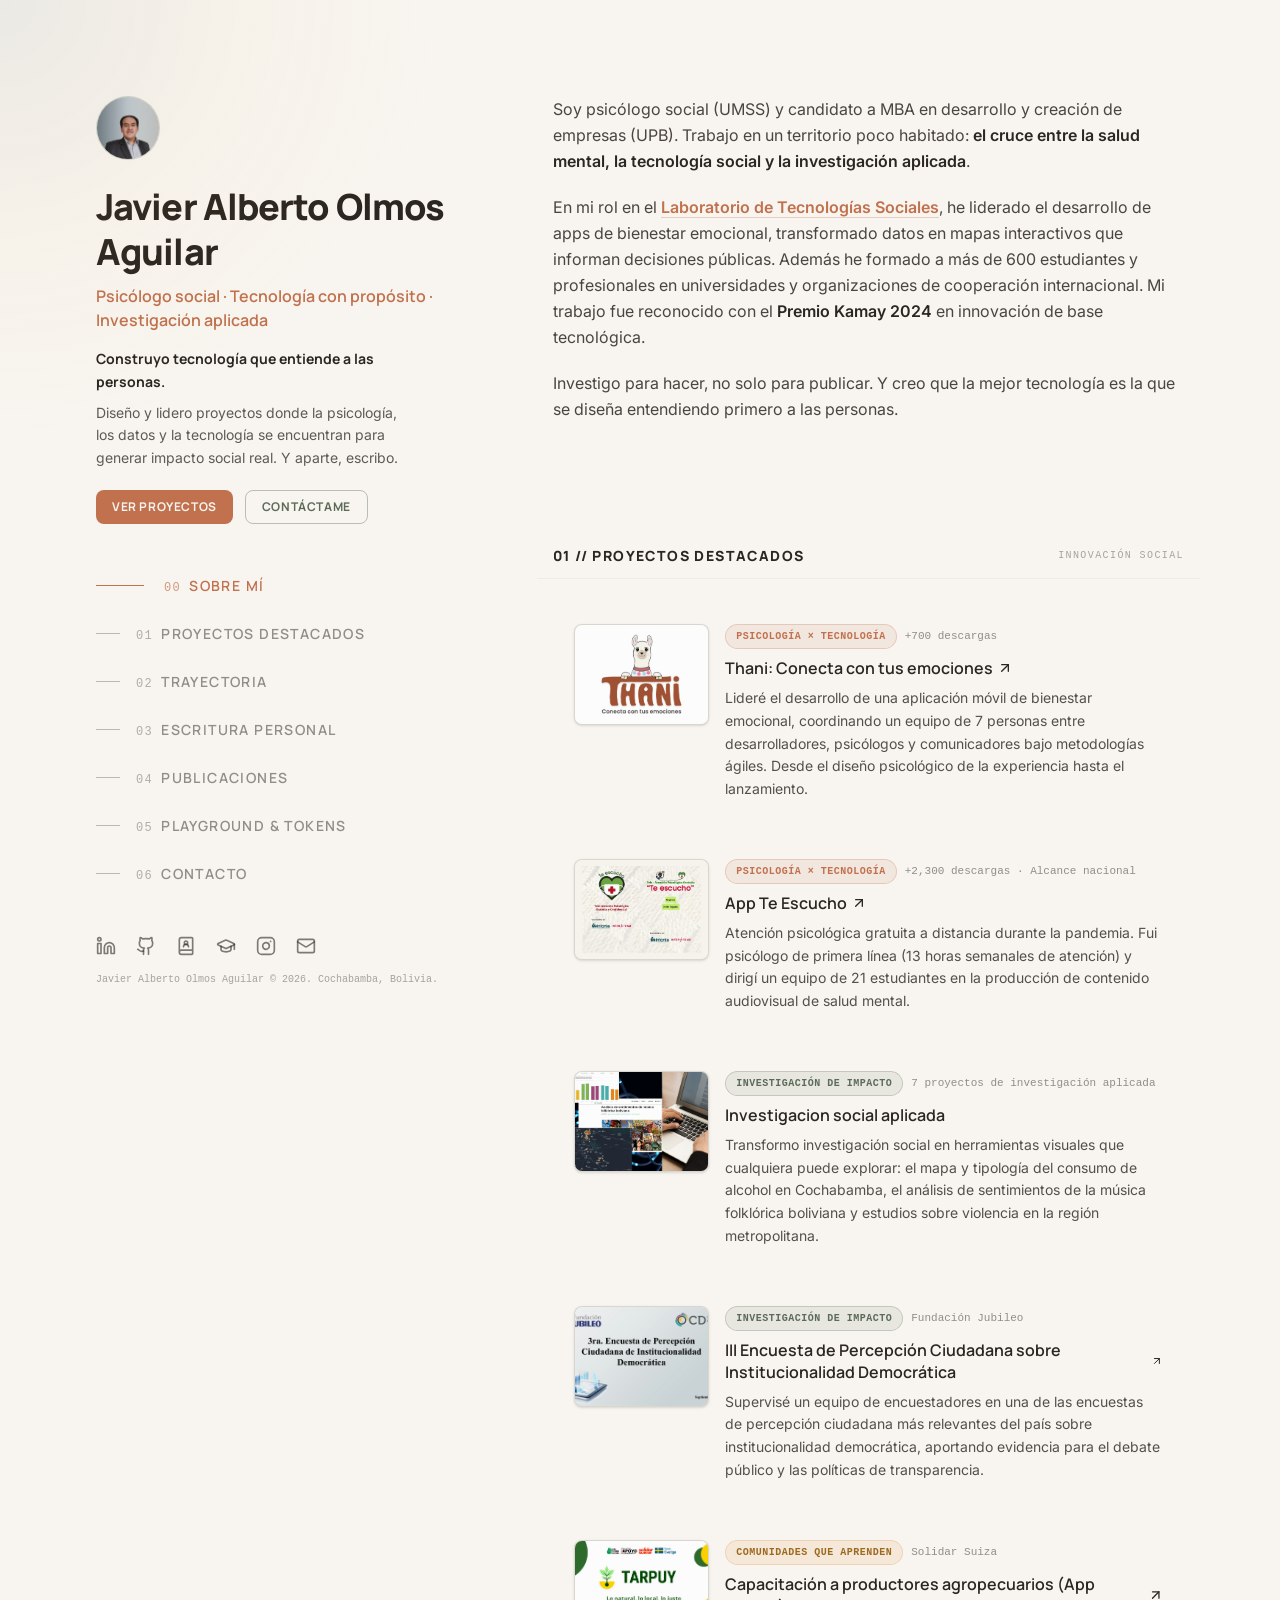
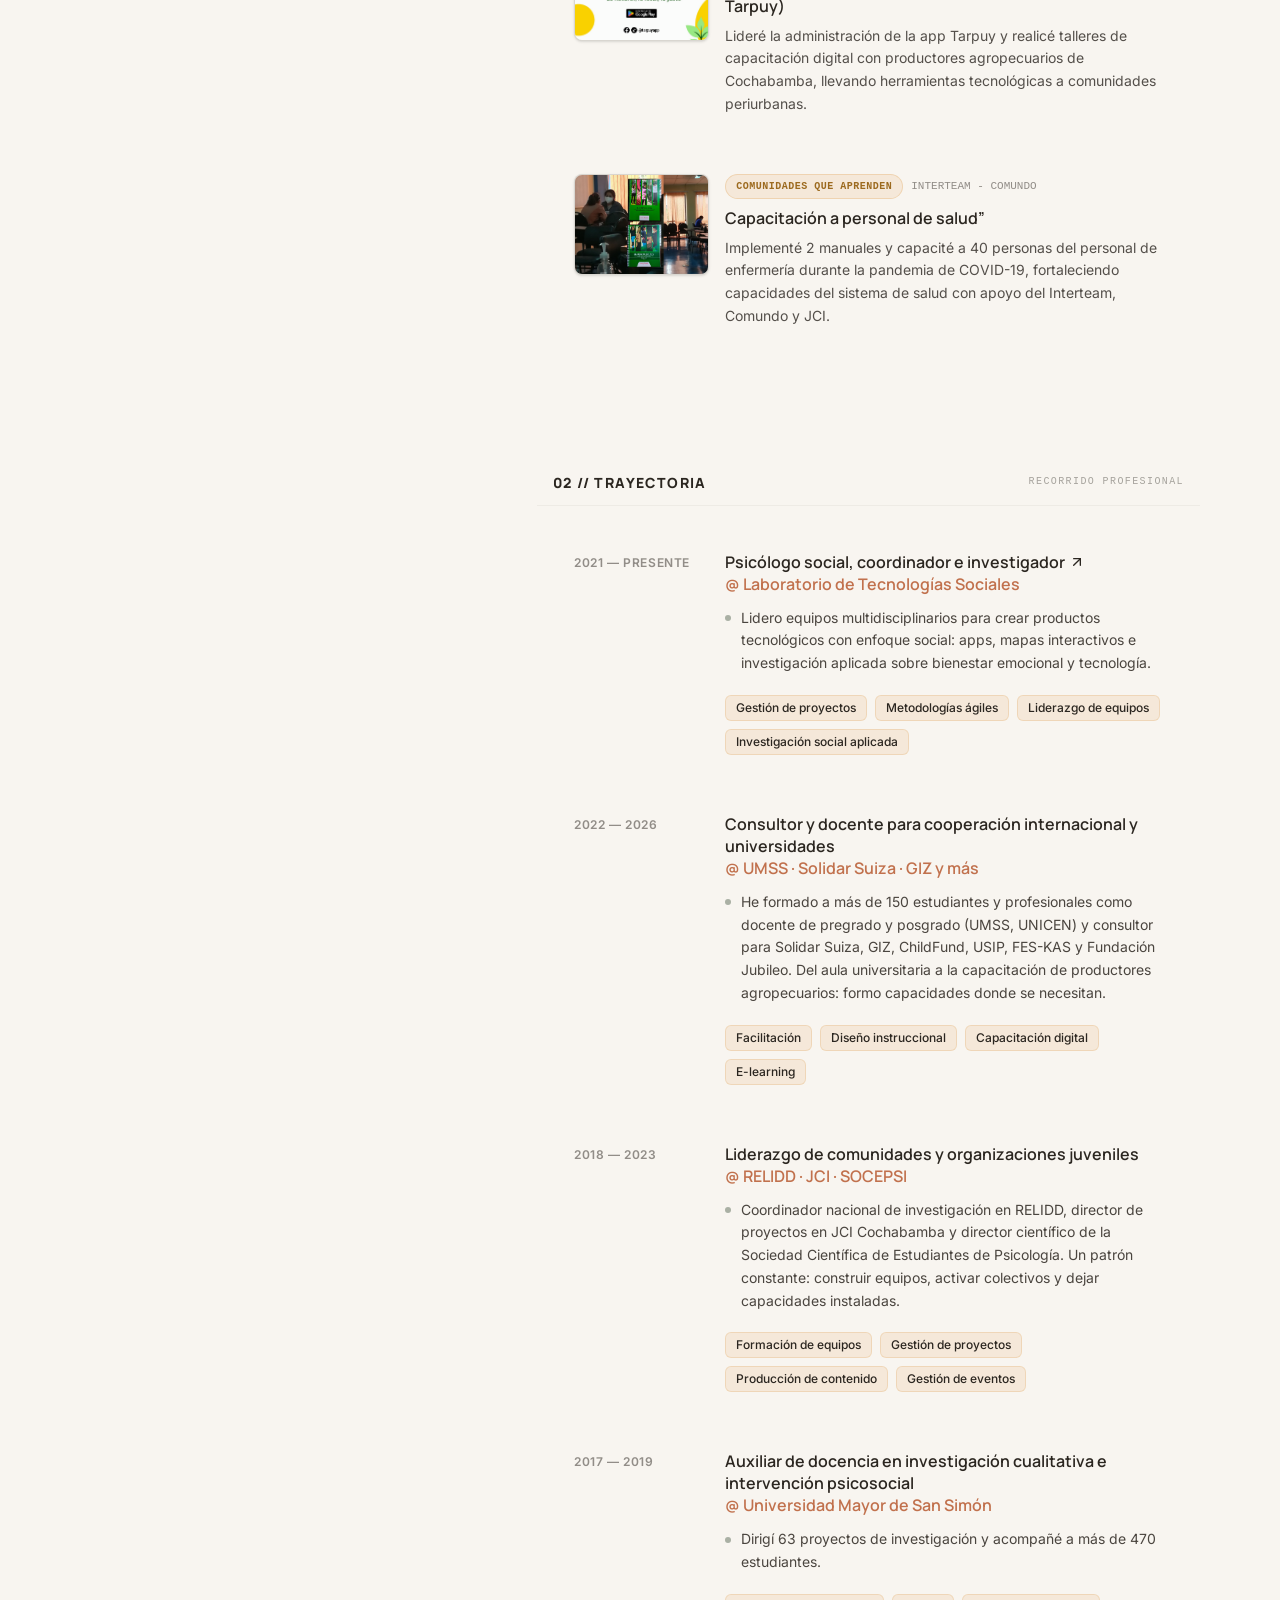
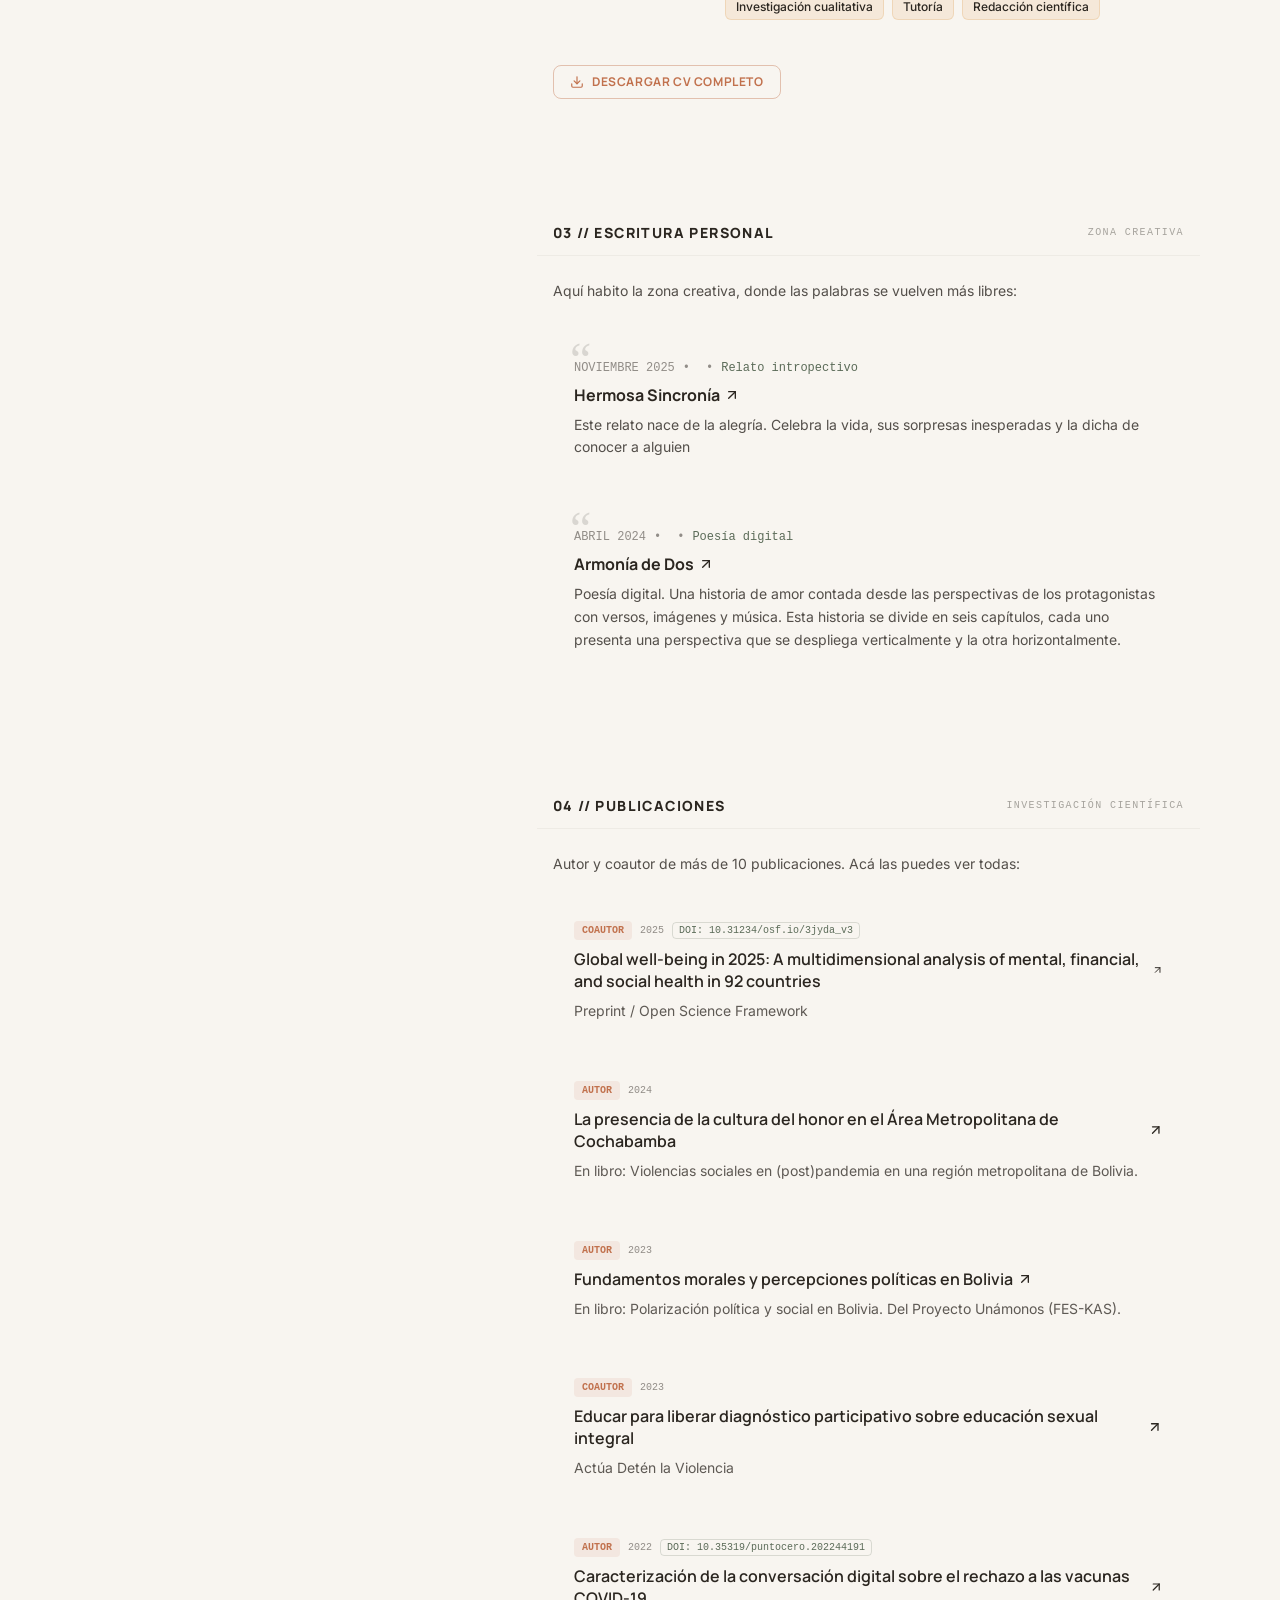
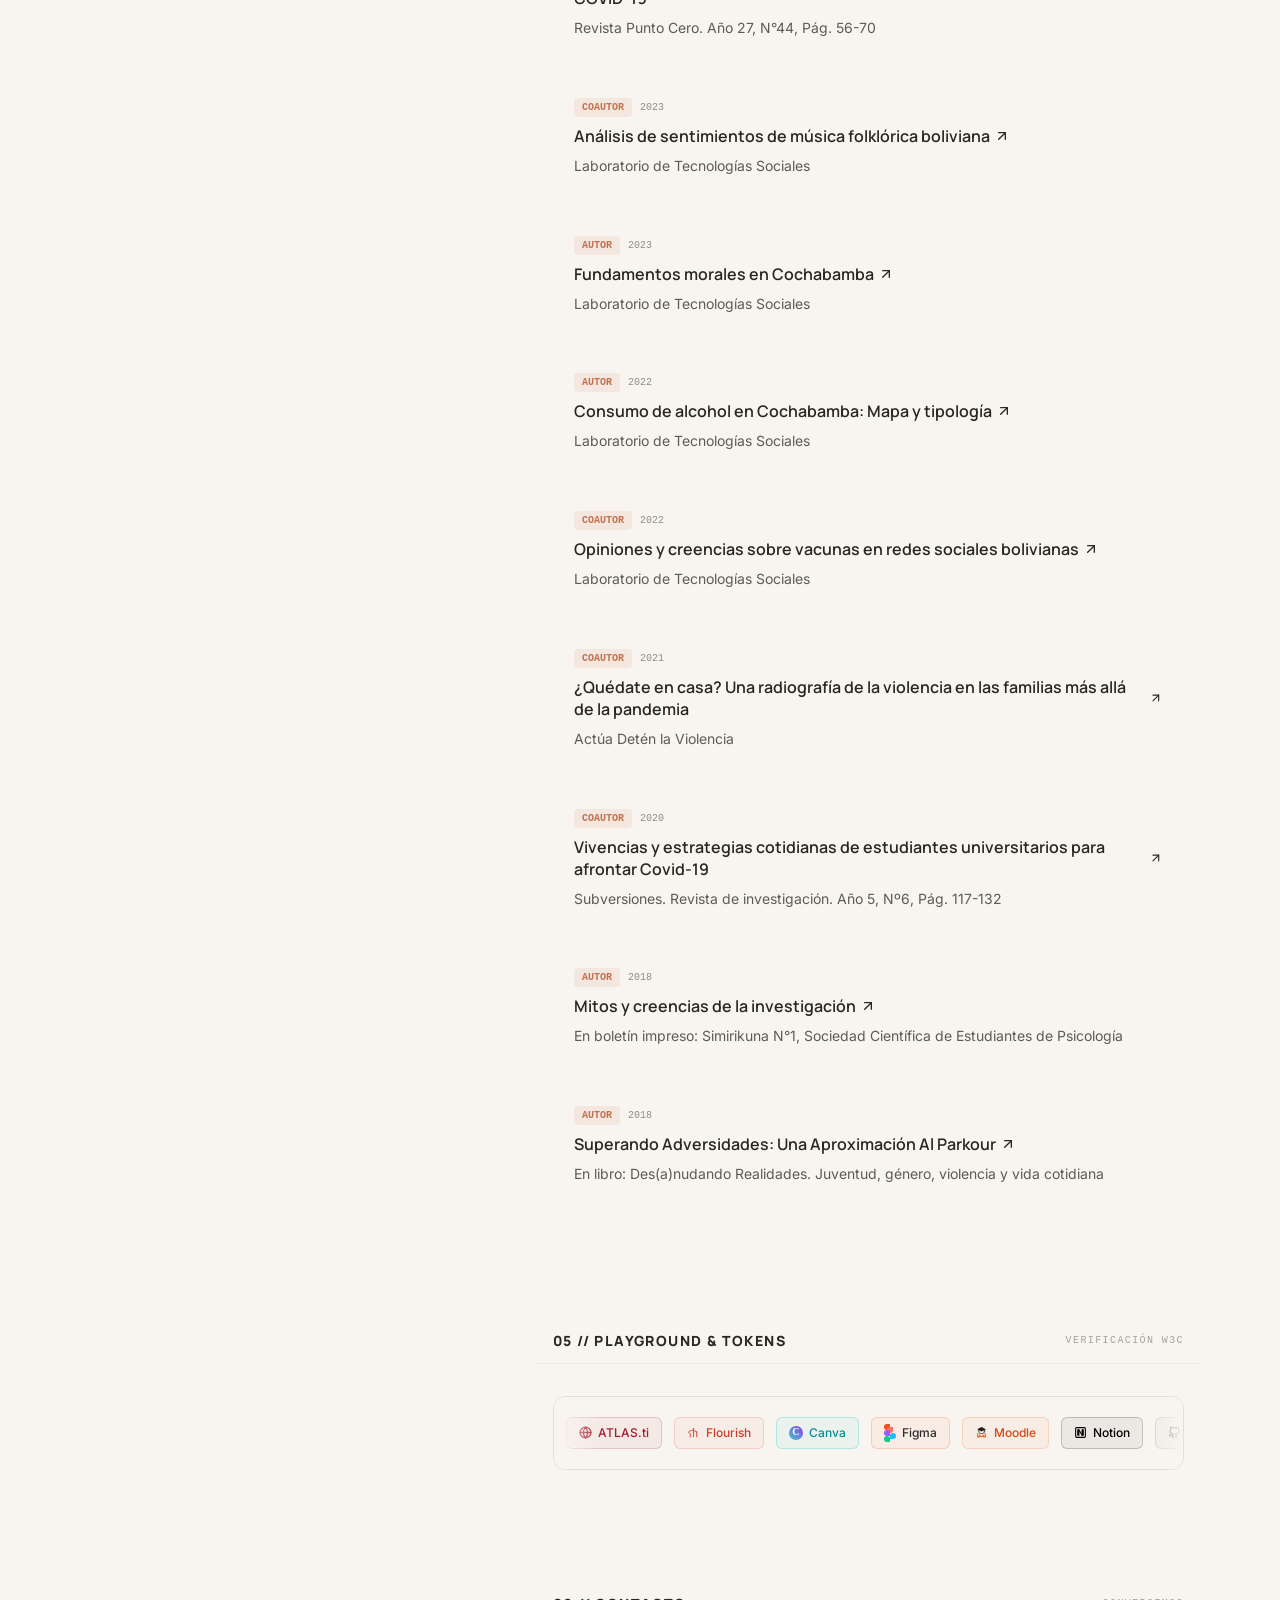
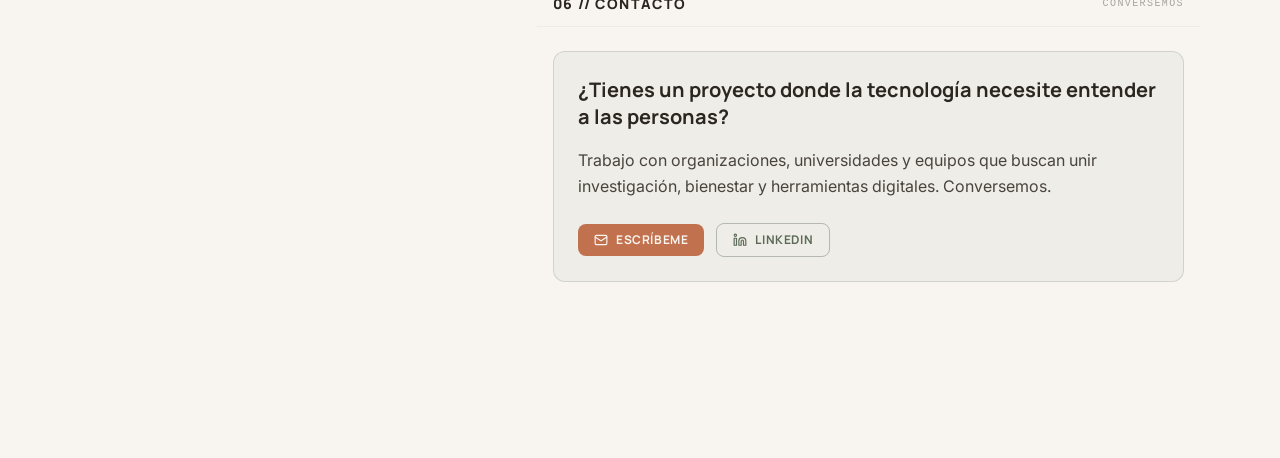
<file: index.html>
<!doctype html>
<html lang="en">
  <head>
    <meta charset="UTF-8" />
    <meta name="viewport" content="width=device-width, initial-scale=1.0" />
    <title>Javier Alberto Olmos Aguilar | Portafolio</title>
    <meta name="description" content="Construyo tecnología que entiende a las personas. Diseño y lidero proyectos donde la psicología, los datos y la tecnología se encuentran para generar impacto social real. Y aparte, escribo.">
    <meta name="author" content="Javier Alberto Olmos Aguilar">
    <meta name="robots" content="index, follow">
    <link rel="canonical" href="https://github.io">
    <script type="module" crossorigin src="./assets/index-BM7VfrUG.js"></script>
    <link rel="stylesheet" crossorigin href="./assets/index-sVtx9qBC.css">
  </head>
  <body>
    <div id="root"></div>
  </body>
</html>
</file>
<file: assets/index-sVtx9qBC.css>
@import"https://fonts.googleapis.com/css2?family=Inter:wght@300;400;500;600;700&family=Manrope:wght@400;500;600;700;800&display=swap";/*! tailwindcss v4.3.2 | MIT License | https://tailwindcss.com */@layer properties{@supports (((-webkit-hyphens:none)) and (not (margin-trim:inline))) or ((-moz-orient:inline) and (not (color:rgb(from red r g b)))){*,:before,:after,::backdrop{--tw-translate-x:0;--tw-translate-y:0;--tw-translate-z:0;--tw-scale-x:1;--tw-scale-y:1;--tw-scale-z:1;--tw-border-style:solid;--tw-gradient-position:initial;--tw-gradient-from:#0000;--tw-gradient-via:#0000;--tw-gradient-to:#0000;--tw-gradient-stops:initial;--tw-gradient-via-stops:initial;--tw-gradient-from-position:0%;--tw-gradient-via-position:50%;--tw-gradient-to-position:100%;--tw-leading:initial;--tw-font-weight:initial;--tw-tracking:initial;--tw-shadow:0 0 #0000;--tw-shadow-color:initial;--tw-shadow-alpha:100%;--tw-inset-shadow:0 0 #0000;--tw-inset-shadow-color:initial;--tw-inset-shadow-alpha:100%;--tw-ring-color:initial;--tw-ring-shadow:0 0 #0000;--tw-inset-ring-color:initial;--tw-inset-ring-shadow:0 0 #0000;--tw-ring-inset:initial;--tw-ring-offset-width:0px;--tw-ring-offset-color:#fff;--tw-ring-offset-shadow:0 0 #0000;--tw-blur:initial;--tw-brightness:initial;--tw-contrast:initial;--tw-grayscale:initial;--tw-hue-rotate:initial;--tw-invert:initial;--tw-opacity:initial;--tw-saturate:initial;--tw-sepia:initial;--tw-drop-shadow:initial;--tw-drop-shadow-color:initial;--tw-drop-shadow-alpha:100%;--tw-drop-shadow-size:initial;--tw-backdrop-blur:initial;--tw-backdrop-brightness:initial;--tw-backdrop-contrast:initial;--tw-backdrop-grayscale:initial;--tw-backdrop-hue-rotate:initial;--tw-backdrop-invert:initial;--tw-backdrop-opacity:initial;--tw-backdrop-saturate:initial;--tw-backdrop-sepia:initial;--tw-duration:initial;--tw-ease:initial}}}@layer theme{:root,:host{--font-sans:"Inter", ui-sans-serif, system-ui, -apple-system, BlinkMacSystemFont, "Segoe UI", Roboto, "Helvetica Neue", Arial, sans-serif;--font-serif:ui-serif, Georgia, Cambria, "Times New Roman", Times, serif;--font-mono:ui-monospace, SFMono-Regular, Menlo, Monaco, Consolas, "Liberation Mono", "Courier New", monospace;--color-black:#000;--color-white:#fff;--spacing:.25rem;--breakpoint-xl:80rem;--container-xs:20rem;--text-xs:.75rem;--text-xs--line-height:calc(1 / .75);--text-sm:.875rem;--text-sm--line-height:calc(1.25 / .875);--text-base:1rem;--text-base--line-height: 1.5 ;--text-xl:1.25rem;--text-xl--line-height:calc(1.75 / 1.25);--text-3xl:1.875rem;--text-3xl--line-height: 1.2 ;--text-4xl:2.25rem;--text-4xl--line-height:calc(2.5 / 2.25);--text-5xl:3rem;--text-5xl--line-height:1;--font-weight-normal:400;--font-weight-medium:500;--font-weight-semibold:600;--font-weight-bold:700;--font-weight-extrabold:800;--tracking-tight:-.025em;--tracking-wider:.05em;--tracking-widest:.1em;--leading-tight:1.25;--leading-snug:1.375;--leading-relaxed:1.625;--radius-md:.375rem;--radius-lg:.5rem;--radius-xl:.75rem;--ease-out:cubic-bezier(0, 0, .2, 1);--blur-xs:4px;--default-transition-duration:.15s;--default-transition-timing-function:cubic-bezier(.4, 0, .2, 1);--default-font-family:var(--font-sans);--default-mono-font-family:var(--font-mono);--font-display:"Manrope", ui-sans-serif, system-ui, -apple-system, BlinkMacSystemFont, "Segoe UI", Roboto, "Helvetica Neue", Arial, sans-serif;--color-text-dark:#2b2620;--color-sage:#5b6b58;--color-terracotta:#c1714d;--color-ochre:#e0a458}}@layer base{*,:after,:before,::backdrop{box-sizing:border-box;border:0 solid;margin:0;padding:0}::file-selector-button{box-sizing:border-box;border:0 solid;margin:0;padding:0}html,:host{-webkit-text-size-adjust:100%;-moz-tab-size:4;tab-size:4;line-height:1.5;font-family:var(--default-font-family,ui-sans-serif, system-ui, sans-serif, "Apple Color Emoji", "Segoe UI Emoji", "Segoe UI Symbol", "Noto Color Emoji");font-feature-settings:var(--default-font-feature-settings,normal);font-variation-settings:var(--default-font-variation-settings,normal);-webkit-tap-highlight-color:transparent}hr{height:0;color:inherit;border-top-width:1px}abbr:where([title]){-webkit-text-decoration:underline dotted;text-decoration:underline dotted}h1,h2,h3,h4,h5,h6{font-size:inherit;font-weight:inherit}a{color:inherit;-webkit-text-decoration:inherit;text-decoration:inherit}b,strong{font-weight:bolder}code,kbd,samp,pre{font-family:var(--default-mono-font-family,ui-monospace, SFMono-Regular, Menlo, Monaco, Consolas, "Liberation Mono", "Courier New", monospace);font-feature-settings:var(--default-mono-font-feature-settings,normal);font-variation-settings:var(--default-mono-font-variation-settings,normal);font-size:1em}small{font-size:80%}sub,sup{vertical-align:baseline;font-size:75%;line-height:0;position:relative}sub{bottom:-.25em}sup{top:-.5em}table{text-indent:0;border-color:inherit;border-collapse:collapse}:-moz-focusring{outline:auto}progress{vertical-align:baseline}summary{display:list-item}ol,ul,menu{list-style:none}img,svg,video,canvas,audio,iframe,embed,object{vertical-align:middle;display:block}img,video{max-width:100%;height:auto}button,input,select,optgroup,textarea{font:inherit;font-feature-settings:inherit;font-variation-settings:inherit;letter-spacing:inherit;color:inherit;opacity:1;background-color:#0000;border-radius:0}::file-selector-button{font:inherit;font-feature-settings:inherit;font-variation-settings:inherit;letter-spacing:inherit;color:inherit;opacity:1;background-color:#0000;border-radius:0}:where(select:is([multiple],[size])) optgroup{font-weight:bolder}:where(select:is([multiple],[size])) optgroup option{padding-inline-start:20px}::file-selector-button{margin-inline-end:4px}::placeholder{opacity:1}@supports (not ((-webkit-appearance:-apple-pay-button))) or (contain-intrinsic-size:1px){::placeholder{color:currentColor}@supports (color:color-mix(in lab,red,red)){::placeholder{color:color-mix(in oklab,currentcolor 50%,transparent)}}}textarea{resize:vertical}::-webkit-search-decoration{-webkit-appearance:none}::-webkit-date-and-time-value{min-height:1lh;text-align:inherit}::-webkit-datetime-edit{display:inline-flex}::-webkit-datetime-edit-fields-wrapper{padding:0}::-webkit-datetime-edit{padding-block:0}::-webkit-datetime-edit-year-field{padding-block:0}::-webkit-datetime-edit-month-field{padding-block:0}::-webkit-datetime-edit-day-field{padding-block:0}::-webkit-datetime-edit-hour-field{padding-block:0}::-webkit-datetime-edit-minute-field{padding-block:0}::-webkit-datetime-edit-second-field{padding-block:0}::-webkit-datetime-edit-millisecond-field{padding-block:0}::-webkit-datetime-edit-meridiem-field{padding-block:0}::-webkit-calendar-picker-indicator{line-height:1}:-moz-ui-invalid{box-shadow:none}button,input:where([type=button],[type=reset],[type=submit]){-webkit-appearance:button;-moz-appearance:button;appearance:button}::file-selector-button{-webkit-appearance:button;-moz-appearance:button;appearance:button}::-webkit-inner-spin-button{height:auto}::-webkit-outer-spin-button{height:auto}[hidden]:where(:not([hidden=until-found])){display:none!important}}@layer components;@layer utilities{.pointer-events-none{pointer-events:none}.absolute{position:absolute}.fixed{position:fixed}.relative{position:relative}.inset-0{top:0;right:0;bottom:0;left:0}.inset-y-0{inset-block:0}.top-2{top:calc(var(--spacing) * 2)}.top-\[0\.6em\]{top:.6em}.right-0{right:0}.left-0{left:0}.left-4{left:calc(var(--spacing) * 4)}.z-0{z-index:0}.z-10{z-index:10}.z-20{z-index:20}.z-30{z-index:30}.z-40{z-index:40}.container{width:100%}@media(min-width:40rem){.container{max-width:40rem}}@media(min-width:48rem){.container{max-width:48rem}}@media(min-width:64rem){.container{max-width:64rem}}@media(min-width:80rem){.container{max-width:80rem}}@media(min-width:96rem){.container{max-width:96rem}}.-mx-4{margin-inline:calc(var(--spacing) * -4)}.mx-auto{margin-inline:auto}.my-12{margin-block:calc(var(--spacing) * 12)}.-mt-0\.5{margin-top:calc(var(--spacing) * -.5)}.mt-2{margin-top:calc(var(--spacing) * 2)}.mt-2\.5{margin-top:calc(var(--spacing) * 2.5)}.mt-4{margin-top:calc(var(--spacing) * 4)}.mt-5{margin-top:calc(var(--spacing) * 5)}.mt-8{margin-top:calc(var(--spacing) * 8)}.mr-2{margin-right:calc(var(--spacing) * 2)}.mb-2{margin-bottom:calc(var(--spacing) * 2)}.mb-6{margin-bottom:calc(var(--spacing) * 6)}.contents{display:contents}.flex{display:flex}.grid{display:grid}.hidden{display:none}.inline-block{display:inline-block}.inline-flex{display:inline-flex}.aspect-\[4\/3\]{aspect-ratio:4/3}.h-1\.5{height:calc(var(--spacing) * 1.5)}.h-3\.5{height:calc(var(--spacing) * 3.5)}.h-16{height:calc(var(--spacing) * 16)}.h-\[1px\]{height:1px}.h-full{height:100%}.min-h-screen{min-height:100vh}.w-1\.5{width:calc(var(--spacing) * 1.5)}.w-3\.5{width:calc(var(--spacing) * 3.5)}.w-6{width:calc(var(--spacing) * 6)}.w-12{width:calc(var(--spacing) * 12)}.w-16{width:calc(var(--spacing) * 16)}.w-full{width:100%}.max-w-screen-xl{max-width:var(--breakpoint-xl)}.max-w-xs{max-width:var(--container-xs)}.shrink-0{flex-shrink:0}.translate-x-1{--tw-translate-x:var(--spacing);translate:var(--tw-translate-x) var(--tw-translate-y)}.-translate-y-1{--tw-translate-y:calc(var(--spacing) * -1);translate:var(--tw-translate-x) var(--tw-translate-y)}.scale-105{--tw-scale-x:105%;--tw-scale-y:105%;--tw-scale-z:105%;scale:var(--tw-scale-x) var(--tw-scale-y)}.cursor-pointer{cursor:pointer}.scroll-mt-16{scroll-margin-top:calc(var(--spacing) * 16)}.list-none{list-style-type:none}.grid-cols-1{grid-template-columns:repeat(1,minmax(0,1fr))}.grid-cols-12{grid-template-columns:repeat(12,minmax(0,1fr))}.flex-col{flex-direction:column}.flex-wrap{flex-wrap:wrap}.items-baseline{align-items:baseline}.items-center{align-items:center}.items-start{align-items:flex-start}.justify-between{justify-content:space-between}.justify-center{justify-content:center}.gap-1{gap:var(--spacing)}.gap-1\.5{gap:calc(var(--spacing) * 1.5)}.gap-2{gap:calc(var(--spacing) * 2)}.gap-3{gap:calc(var(--spacing) * 3)}.gap-4{gap:calc(var(--spacing) * 4)}.gap-5{gap:calc(var(--spacing) * 5)}.gap-6{gap:calc(var(--spacing) * 6)}.gap-8{gap:calc(var(--spacing) * 8)}.gap-20{gap:calc(var(--spacing) * 20)}.gap-x-1\.5{column-gap:calc(var(--spacing) * 1.5)}.self-start{align-self:flex-start}.overflow-hidden{overflow:hidden}.overflow-x-hidden{overflow-x:hidden}.rounded{border-radius:.25rem}.rounded-full{border-radius:3.40282e38px}.rounded-lg{border-radius:var(--radius-lg)}.rounded-md{border-radius:var(--radius-md)}.rounded-xl{border-radius:var(--radius-xl)}.border{border-style:var(--tw-border-style);border-width:1px}.border-x{border-inline-style:var(--tw-border-style);border-inline-width:1px}.border-b{border-bottom-style:var(--tw-border-style);border-bottom-width:1px}.border-\[\#00A86B\]\/20{border-color:#00a86b33}.border-\[\#00C4CC\]\/25{border-color:#00c4cc40}.border-\[\#000000\]\/20{border-color:oklab(0% none none/.2) oklab(0% none none/.2) oklab(0% none none/.2) oklab(0% none none/.2)}.border-\[\#4A154B\]\/15{border-color:#4a154b26}.border-\[\#0052CC\]\/15{border-color:#0052cc26}.border-\[\#4285F4\]\/20{border-color:#4285f433}.border-\[\#24292e\]\/20{border-color:#24292e33}.border-\[\#A6192E\]\/20{border-color:#a6192e33}.border-\[\#E0A458\]\/25{border-color:#e0a45840}.border-\[\#E23E57\]\/20{border-color:#e23e5733}.border-\[\#E0533C\]\/20{border-color:#e0533c33}.border-\[\#F24E1E\]\/20{border-color:#f24e1e33}.border-\[\#F25F22\]\/20{border-color:#f25f2233}.border-\[\#FF5E5B\]\/20{border-color:#ff5e5b33}.border-ochre\/25{border-color:#e0a45840}@supports (color:color-mix(in lab,red,red)){.border-ochre\/25{border-color:color-mix(in oklab,var(--color-ochre) 25%,transparent)}}.border-ochre\/30{border-color:#e0a4584d}@supports (color:color-mix(in lab,red,red)){.border-ochre\/30{border-color:color-mix(in oklab,var(--color-ochre) 30%,transparent)}}.border-sage\/5{border-color:#5b6b580d}@supports (color:color-mix(in lab,red,red)){.border-sage\/5{border-color:color-mix(in oklab,var(--color-sage) 5%,transparent)}}.border-sage\/20{border-color:#5b6b5833}@supports (color:color-mix(in lab,red,red)){.border-sage\/20{border-color:color-mix(in oklab,var(--color-sage) 20%,transparent)}}.border-sage\/25{border-color:#5b6b5840}@supports (color:color-mix(in lab,red,red)){.border-sage\/25{border-color:color-mix(in oklab,var(--color-sage) 25%,transparent)}}.border-sage\/40{border-color:#5b6b5866}@supports (color:color-mix(in lab,red,red)){.border-sage\/40{border-color:color-mix(in oklab,var(--color-sage) 40%,transparent)}}.border-terracotta\/25{border-color:#c1714d40}@supports (color:color-mix(in lab,red,red)){.border-terracotta\/25{border-color:color-mix(in oklab,var(--color-terracotta) 25%,transparent)}}.border-terracotta\/40{border-color:#c1714d66}@supports (color:color-mix(in lab,red,red)){.border-terracotta\/40{border-color:color-mix(in oklab,var(--color-terracotta) 40%,transparent)}}.border-text-dark\/5{border-color:#2b26200d}@supports (color:color-mix(in lab,red,red)){.border-text-dark\/5{border-color:color-mix(in oklab,var(--color-text-dark) 5%,transparent)}}.border-text-dark\/10{border-color:#2b26201a}@supports (color:color-mix(in lab,red,red)){.border-text-dark\/10{border-color:color-mix(in oklab,var(--color-text-dark) 10%,transparent)}}.border-transparent{border-color:#0000}.bg-\[\#00A86B\]\/5{background-color:#00a86b0d}.bg-\[\#00C4CC\]\/5{background-color:#00c4cc0d}.bg-\[\#000000\]\/5{background-color:oklab(0% none none/.05)}.bg-\[\#4A154B\]\/5{background-color:#4a154b0d}.bg-\[\#0052CC\]\/5{background-color:#0052cc0d}.bg-\[\#4285F4\]\/5{background-color:#4285f40d}.bg-\[\#24292e\]\/5{background-color:#24292e0d}.bg-\[\#A6192E\]\/5{background-color:#a6192e0d}.bg-\[\#E0A458\]\/10{background-color:#e0a4581a}.bg-\[\#E23E57\]\/5{background-color:#e23e570d}.bg-\[\#E0533C\]\/5{background-color:#e0533c0d}.bg-\[\#F8F5F0\]{background-color:#f8f5f0}.bg-\[\#F8F5F0\]\/90{background-color:#f8f5f0e6}.bg-\[\#F24E1E\]\/5{background-color:#f24e1e0d}.bg-\[\#F25F22\]\/5{background-color:#f25f220d}.bg-\[\#FF5E5B\]\/5{background-color:#ff5e5b0d}.bg-ochre\/15{background-color:#e0a45826}@supports (color:color-mix(in lab,red,red)){.bg-ochre\/15{background-color:color-mix(in oklab,var(--color-ochre) 15%,transparent)}}.bg-sage\/5{background-color:#5b6b580d}@supports (color:color-mix(in lab,red,red)){.bg-sage\/5{background-color:color-mix(in oklab,var(--color-sage) 5%,transparent)}}.bg-sage\/10{background-color:#5b6b581a}@supports (color:color-mix(in lab,red,red)){.bg-sage\/10{background-color:color-mix(in oklab,var(--color-sage) 10%,transparent)}}.bg-sage\/50{background-color:#5b6b5880}@supports (color:color-mix(in lab,red,red)){.bg-sage\/50{background-color:color-mix(in oklab,var(--color-sage) 50%,transparent)}}.bg-sage\/\[0\.03\]{background-color:#5b6b5808}@supports (color:color-mix(in lab,red,red)){.bg-sage\/\[0\.03\]{background-color:color-mix(in oklab,var(--color-sage) 3%,transparent)}}.bg-sage\/\[0\.05\]{background-color:#5b6b580d}@supports (color:color-mix(in lab,red,red)){.bg-sage\/\[0\.05\]{background-color:color-mix(in oklab,var(--color-sage) 5%,transparent)}}.bg-terracotta{background-color:var(--color-terracotta)}.bg-terracotta\/10{background-color:#c1714d1a}@supports (color:color-mix(in lab,red,red)){.bg-terracotta\/10{background-color:color-mix(in oklab,var(--color-terracotta) 10%,transparent)}}.bg-text-dark\/5{background-color:#2b26200d}@supports (color:color-mix(in lab,red,red)){.bg-text-dark\/5{background-color:color-mix(in oklab,var(--color-text-dark) 5%,transparent)}}.bg-text-dark\/30{background-color:#2b26204d}@supports (color:color-mix(in lab,red,red)){.bg-text-dark\/30{background-color:color-mix(in oklab,var(--color-text-dark) 30%,transparent)}}.bg-gradient-to-l{--tw-gradient-position:to left in oklab;background-image:linear-gradient(var(--tw-gradient-stops))}.bg-gradient-to-r{--tw-gradient-position:to right in oklab;background-image:linear-gradient(var(--tw-gradient-stops))}.bg-gradient-to-tr{--tw-gradient-position:to top right in oklab;background-image:linear-gradient(var(--tw-gradient-stops))}.from-\[\#00C4CC\]{--tw-gradient-from:#00c4cc;--tw-gradient-stops:var(--tw-gradient-via-stops,var(--tw-gradient-position), var(--tw-gradient-from) var(--tw-gradient-from-position), var(--tw-gradient-to) var(--tw-gradient-to-position))}.from-\[\#F8F5F0\]{--tw-gradient-from:#f8f5f0;--tw-gradient-stops:var(--tw-gradient-via-stops,var(--tw-gradient-position), var(--tw-gradient-from) var(--tw-gradient-from-position), var(--tw-gradient-to) var(--tw-gradient-to-position))}.to-\[\#7d2ae8\]{--tw-gradient-to:#7d2ae8;--tw-gradient-stops:var(--tw-gradient-via-stops,var(--tw-gradient-position), var(--tw-gradient-from) var(--tw-gradient-from-position), var(--tw-gradient-to) var(--tw-gradient-to-position))}.to-transparent{--tw-gradient-to:transparent;--tw-gradient-stops:var(--tw-gradient-via-stops,var(--tw-gradient-position), var(--tw-gradient-from) var(--tw-gradient-from-position), var(--tw-gradient-to) var(--tw-gradient-to-position))}.object-cover{object-fit:cover}.p-1{padding:var(--spacing)}.p-5{padding:calc(var(--spacing) * 5)}.p-6{padding:calc(var(--spacing) * 6)}.px-1\.5{padding-inline:calc(var(--spacing) * 1.5)}.px-2{padding-inline:calc(var(--spacing) * 2)}.px-2\.5{padding-inline:calc(var(--spacing) * 2.5)}.px-3{padding-inline:calc(var(--spacing) * 3)}.px-4{padding-inline:calc(var(--spacing) * 4)}.px-6{padding-inline:calc(var(--spacing) * 6)}.py-0\.5{padding-block:calc(var(--spacing) * .5)}.py-1{padding-block:var(--spacing)}.py-1\.5{padding-block:calc(var(--spacing) * 1.5)}.py-2{padding-block:calc(var(--spacing) * 2)}.py-3{padding-block:calc(var(--spacing) * 3)}.py-5{padding-block:calc(var(--spacing) * 5)}.py-12{padding-block:calc(var(--spacing) * 12)}.pt-1{padding-top:var(--spacing)}.pt-4{padding-top:calc(var(--spacing) * 4)}.pt-8{padding-top:calc(var(--spacing) * 8)}.pb-20{padding-bottom:calc(var(--spacing) * 20)}.pl-0{padding-left:0}.pl-4{padding-left:calc(var(--spacing) * 4)}.text-left{text-align:left}.font-display{font-family:var(--font-display)}.font-mono{font-family:var(--font-mono)}.font-sans{font-family:var(--font-sans)}.font-serif{font-family:var(--font-serif)}.text-3xl{font-size:var(--text-3xl);line-height:var(--tw-leading,var(--text-3xl--line-height))}.text-5xl{font-size:var(--text-5xl);line-height:var(--tw-leading,var(--text-5xl--line-height))}.text-base{font-size:var(--text-base);line-height:var(--tw-leading,var(--text-base--line-height))}.text-sm{font-size:var(--text-sm);line-height:var(--tw-leading,var(--text-sm--line-height))}.text-xl{font-size:var(--text-xl);line-height:var(--tw-leading,var(--text-xl--line-height))}.text-xs{font-size:var(--text-xs);line-height:var(--tw-leading,var(--text-xs--line-height))}.text-\[9px\]{font-size:9px}.text-\[10px\]{font-size:10px}.text-\[11px\]{font-size:11px}.leading-none{--tw-leading:1;line-height:1}.leading-relaxed{--tw-leading:var(--leading-relaxed);line-height:var(--leading-relaxed)}.leading-snug{--tw-leading:var(--leading-snug);line-height:var(--leading-snug)}.leading-tight{--tw-leading:var(--leading-tight);line-height:var(--leading-tight)}.font-bold{--tw-font-weight:var(--font-weight-bold);font-weight:var(--font-weight-bold)}.font-extrabold{--tw-font-weight:var(--font-weight-extrabold);font-weight:var(--font-weight-extrabold)}.font-medium{--tw-font-weight:var(--font-weight-medium);font-weight:var(--font-weight-medium)}.font-normal{--tw-font-weight:var(--font-weight-normal);font-weight:var(--font-weight-normal)}.font-semibold{--tw-font-weight:var(--font-weight-semibold);font-weight:var(--font-weight-semibold)}.tracking-tight{--tw-tracking:var(--tracking-tight);letter-spacing:var(--tracking-tight)}.tracking-wider{--tw-tracking:var(--tracking-wider);letter-spacing:var(--tracking-wider)}.tracking-widest{--tw-tracking:var(--tracking-widest);letter-spacing:var(--tracking-widest)}.text-\[\#00A86B\]{color:#00a86b}.text-\[\#000000\]{color:#000}.text-\[\#1A73E8\]{color:#1a73e8}.text-\[\#2B2620\]{color:#2b2620}.text-\[\#2C2C2C\]{color:#2c2c2c}.text-\[\#4A154B\]{color:#4a154b}.text-\[\#008A56\]{color:#008a56}.text-\[\#008F94\]{color:#008f94}.text-\[\#9C6A1F\]{color:#9c6a1f}.text-\[\#0052CC\]{color:#0052cc}.text-\[\#24292e\]{color:#24292e}.text-\[\#A6192E\]{color:#a6192e}.text-\[\#C42E45\]{color:#c42e45}.text-\[\#C7402B\]{color:#c7402b}.text-\[\#D44A13\]{color:#d44a13}.text-\[\#E0A458\]{color:#e0a458}.text-\[\#E04F4C\]{color:#e04f4c}.text-\[\#E23E57\]{color:#e23e57}.text-\[\#E0533C\]{color:#e0533c}.text-\[\#F8F5F0\]{color:#f8f5f0}.text-\[\#F25F22\]{color:#f25f22}.text-\[\#FF5E5B\]{color:#ff5e5b}.text-black{color:var(--color-black)}.text-sage{color:var(--color-sage)}.text-sage\/30{color:#5b6b584d}@supports (color:color-mix(in lab,red,red)){.text-sage\/30{color:color-mix(in oklab,var(--color-sage) 30%,transparent)}}.text-sage\/70{color:#5b6b58b3}@supports (color:color-mix(in lab,red,red)){.text-sage\/70{color:color-mix(in oklab,var(--color-sage) 70%,transparent)}}.text-terracotta{color:var(--color-terracotta)}.text-text-dark{color:var(--color-text-dark)}.text-text-dark\/15{color:#2b262026}@supports (color:color-mix(in lab,red,red)){.text-text-dark\/15{color:color-mix(in oklab,var(--color-text-dark) 15%,transparent)}}.text-text-dark\/40{color:#2b262066}@supports (color:color-mix(in lab,red,red)){.text-text-dark\/40{color:color-mix(in oklab,var(--color-text-dark) 40%,transparent)}}.text-text-dark\/50{color:#2b262080}@supports (color:color-mix(in lab,red,red)){.text-text-dark\/50{color:color-mix(in oklab,var(--color-text-dark) 50%,transparent)}}.text-text-dark\/60{color:#2b262099}@supports (color:color-mix(in lab,red,red)){.text-text-dark\/60{color:color-mix(in oklab,var(--color-text-dark) 60%,transparent)}}.text-text-dark\/75{color:#2b2620bf}@supports (color:color-mix(in lab,red,red)){.text-text-dark\/75{color:color-mix(in oklab,var(--color-text-dark) 75%,transparent)}}.text-text-dark\/80{color:#2b2620cc}@supports (color:color-mix(in lab,red,red)){.text-text-dark\/80{color:color-mix(in oklab,var(--color-text-dark) 80%,transparent)}}.text-text-dark\/85{color:#2b2620d9}@supports (color:color-mix(in lab,red,red)){.text-text-dark\/85{color:color-mix(in oklab,var(--color-text-dark) 85%,transparent)}}.text-white{color:var(--color-white)}.uppercase{text-transform:uppercase}.underline{text-decoration-line:underline}.decoration-terracotta\/30{text-decoration-color:#c1714d4d}@supports (color:color-mix(in lab,red,red)){.decoration-terracotta\/30{-webkit-text-decoration-color:color-mix(in oklab,var(--color-terracotta) 30%,transparent);text-decoration-color:color-mix(in oklab,var(--color-terracotta) 30%,transparent)}}.underline-offset-4{text-underline-offset:4px}.opacity-20{opacity:.2}.opacity-70{opacity:.7}.mix-blend-multiply{mix-blend-mode:multiply}.shadow-\[0_4px_20px_-4px_rgba\(91\,107\,88\,0\.1\)\]{--tw-shadow:0 4px 20px -4px var(--tw-shadow-color,#5b6b581a);box-shadow:var(--tw-inset-shadow),var(--tw-inset-ring-shadow),var(--tw-ring-offset-shadow),var(--tw-ring-shadow),var(--tw-shadow)}.shadow-inner{--tw-shadow:inset 0 2px 4px 0 var(--tw-shadow-color,#0000000d);box-shadow:var(--tw-inset-shadow),var(--tw-inset-ring-shadow),var(--tw-ring-offset-shadow),var(--tw-ring-shadow),var(--tw-shadow)}.shadow-sm{--tw-shadow:0 1px 3px 0 var(--tw-shadow-color,#0000001a), 0 1px 2px -1px var(--tw-shadow-color,#0000001a);box-shadow:var(--tw-inset-shadow),var(--tw-inset-ring-shadow),var(--tw-ring-offset-shadow),var(--tw-ring-shadow),var(--tw-shadow)}.brightness-105{--tw-brightness:brightness(105%);filter:var(--tw-blur,) var(--tw-brightness,) var(--tw-contrast,) var(--tw-grayscale,) var(--tw-hue-rotate,) var(--tw-invert,) var(--tw-saturate,) var(--tw-sepia,) var(--tw-drop-shadow,)}.filter{filter:var(--tw-blur,) var(--tw-brightness,) var(--tw-contrast,) var(--tw-grayscale,) var(--tw-hue-rotate,) var(--tw-invert,) var(--tw-saturate,) var(--tw-sepia,) var(--tw-drop-shadow,)}.backdrop-blur-xs{--tw-backdrop-blur:blur(var(--blur-xs));-webkit-backdrop-filter:var(--tw-backdrop-blur,) var(--tw-backdrop-brightness,) var(--tw-backdrop-contrast,) var(--tw-backdrop-grayscale,) var(--tw-backdrop-hue-rotate,) var(--tw-backdrop-invert,) var(--tw-backdrop-opacity,) var(--tw-backdrop-saturate,) var(--tw-backdrop-sepia,);backdrop-filter:var(--tw-backdrop-blur,) var(--tw-backdrop-brightness,) var(--tw-backdrop-contrast,) var(--tw-backdrop-grayscale,) var(--tw-backdrop-hue-rotate,) var(--tw-backdrop-invert,) var(--tw-backdrop-opacity,) var(--tw-backdrop-saturate,) var(--tw-backdrop-sepia,)}.transition{transition-property:color,background-color,border-color,outline-color,text-decoration-color,fill,stroke,--tw-gradient-from,--tw-gradient-via,--tw-gradient-to,opacity,box-shadow,transform,translate,scale,rotate,filter,-webkit-backdrop-filter,backdrop-filter,display,content-visibility,overlay,pointer-events;transition-timing-function:var(--tw-ease,var(--default-transition-timing-function));transition-duration:var(--tw-duration,var(--default-transition-duration))}.transition-all{transition-property:all;transition-timing-function:var(--tw-ease,var(--default-transition-timing-function));transition-duration:var(--tw-duration,var(--default-transition-duration))}.transition-colors{transition-property:color,background-color,border-color,outline-color,text-decoration-color,fill,stroke,--tw-gradient-from,--tw-gradient-via,--tw-gradient-to;transition-timing-function:var(--tw-ease,var(--default-transition-timing-function));transition-duration:var(--tw-duration,var(--default-transition-duration))}.transition-opacity{transition-property:opacity;transition-timing-function:var(--tw-ease,var(--default-transition-timing-function));transition-duration:var(--tw-duration,var(--default-transition-duration))}.transition-transform{transition-property:transform,translate,scale,rotate;transition-timing-function:var(--tw-ease,var(--default-transition-timing-function));transition-duration:var(--tw-duration,var(--default-transition-duration))}.duration-200{--tw-duration:.2s;transition-duration:.2s}.duration-300{--tw-duration:.3s;transition-duration:.3s}.duration-500{--tw-duration:.5s;transition-duration:.5s}.ease-out{--tw-ease:var(--ease-out);transition-timing-function:var(--ease-out)}.select-none{-webkit-user-select:none;user-select:none}@media(hover:hover){.group-hover\:w-12:is(:where(.group):hover *){width:calc(var(--spacing) * 12)}.group-hover\:translate-x-1:is(:where(.group):hover *){--tw-translate-x:var(--spacing);translate:var(--tw-translate-x) var(--tw-translate-y)}.group-hover\:-translate-y-1:is(:where(.group):hover *){--tw-translate-y:calc(var(--spacing) * -1);translate:var(--tw-translate-x) var(--tw-translate-y)}.group-hover\:scale-105:is(:where(.group):hover *){--tw-scale-x:105%;--tw-scale-y:105%;--tw-scale-z:105%;scale:var(--tw-scale-x) var(--tw-scale-y)}.group-hover\:bg-text-dark\/60:is(:where(.group):hover *){background-color:#2b262099}@supports (color:color-mix(in lab,red,red)){.group-hover\:bg-text-dark\/60:is(:where(.group):hover *){background-color:color-mix(in oklab,var(--color-text-dark) 60%,transparent)}}.group-hover\:text-terracotta:is(:where(.group):hover *){color:var(--color-terracotta)}.group-hover\:text-terracotta\/25:is(:where(.group):hover *){color:#c1714d40}@supports (color:color-mix(in lab,red,red)){.group-hover\:text-terracotta\/25:is(:where(.group):hover *){color:color-mix(in oklab,var(--color-terracotta) 25%,transparent)}}.group-hover\:text-text-dark:is(:where(.group):hover *){color:var(--color-text-dark)}.group-hover\:opacity-0:is(:where(.group):hover *){opacity:0}.group-hover\:brightness-105:is(:where(.group):hover *){--tw-brightness:brightness(105%);filter:var(--tw-blur,) var(--tw-brightness,) var(--tw-contrast,) var(--tw-grayscale,) var(--tw-hue-rotate,) var(--tw-invert,) var(--tw-saturate,) var(--tw-sepia,) var(--tw-drop-shadow,)}.group-hover\/link\:translate-x-1:is(:where(.group\/link):hover *){--tw-translate-x:var(--spacing);translate:var(--tw-translate-x) var(--tw-translate-y)}.group-hover\/link\:-translate-y-1:is(:where(.group\/link):hover *){--tw-translate-y:calc(var(--spacing) * -1);translate:var(--tw-translate-x) var(--tw-translate-y)}.group-hover\/link\:text-terracotta:is(:where(.group\/link):hover *){color:var(--color-terracotta)}}.selection\:bg-ochre\/30 ::selection{background-color:#e0a4584d}@supports (color:color-mix(in lab,red,red)){.selection\:bg-ochre\/30 ::selection{background-color:color-mix(in oklab,var(--color-ochre) 30%,transparent)}}.selection\:bg-ochre\/30::selection{background-color:#e0a4584d}@supports (color:color-mix(in lab,red,red)){.selection\:bg-ochre\/30::selection{background-color:color-mix(in oklab,var(--color-ochre) 30%,transparent)}}.selection\:text-\[\#2B2620\] ::selection{color:#2b2620}.selection\:text-\[\#2B2620\]::selection{color:#2b2620}@media(hover:hover){.hover\:-translate-y-0\.5:hover{--tw-translate-y:calc(var(--spacing) * -.5);translate:var(--tw-translate-x) var(--tw-translate-y)}.hover\:border-sage\/10:hover{border-color:#5b6b581a}@supports (color:color-mix(in lab,red,red)){.hover\:border-sage\/10:hover{border-color:color-mix(in oklab,var(--color-sage) 10%,transparent)}}.hover\:bg-\[\#00A86B\]\/10:hover{background-color:#00a86b1a}.hover\:bg-\[\#00C4CC\]\/10:hover{background-color:#00c4cc1a}.hover\:bg-\[\#000000\]\/10:hover{background-color:oklab(0% none none/.1)}.hover\:bg-\[\#4A154B\]\/10:hover{background-color:#4a154b1a}.hover\:bg-\[\#0052CC\]\/10:hover{background-color:#0052cc1a}.hover\:bg-\[\#4285F4\]\/10:hover{background-color:#4285f41a}.hover\:bg-\[\#24292e\]\/10:hover{background-color:#24292e1a}.hover\:bg-\[\#A6192E\]\/10:hover{background-color:#a6192e1a}.hover\:bg-\[\#E0A458\]\/20:hover{background-color:#e0a45833}.hover\:bg-\[\#E23E57\]\/10:hover{background-color:#e23e571a}.hover\:bg-\[\#E0533C\]\/10:hover{background-color:#e0533c1a}.hover\:bg-\[\#F24E1E\]\/10:hover{background-color:#f24e1e1a}.hover\:bg-\[\#F25F22\]\/10:hover{background-color:#f25f221a}.hover\:bg-\[\#FF5E5B\]\/10:hover{background-color:#ff5e5b1a}.hover\:bg-ochre\/20:hover{background-color:#e0a45833}@supports (color:color-mix(in lab,red,red)){.hover\:bg-ochre\/20:hover{background-color:color-mix(in oklab,var(--color-ochre) 20%,transparent)}}.hover\:bg-ochre\/25:hover{background-color:#e0a45840}@supports (color:color-mix(in lab,red,red)){.hover\:bg-ochre\/25:hover{background-color:color-mix(in oklab,var(--color-ochre) 25%,transparent)}}.hover\:bg-sage\/10:hover{background-color:#5b6b581a}@supports (color:color-mix(in lab,red,red)){.hover\:bg-sage\/10:hover{background-color:color-mix(in oklab,var(--color-sage) 10%,transparent)}}.hover\:bg-sage\/\[0\.04\]:hover{background-color:#5b6b580a}@supports (color:color-mix(in lab,red,red)){.hover\:bg-sage\/\[0\.04\]:hover{background-color:color-mix(in oklab,var(--color-sage) 4%,transparent)}}.hover\:bg-terracotta\/10:hover{background-color:#c1714d1a}@supports (color:color-mix(in lab,red,red)){.hover\:bg-terracotta\/10:hover{background-color:color-mix(in oklab,var(--color-terracotta) 10%,transparent)}}.hover\:bg-terracotta\/90:hover{background-color:#c1714de6}@supports (color:color-mix(in lab,red,red)){.hover\:bg-terracotta\/90:hover{background-color:color-mix(in oklab,var(--color-terracotta) 90%,transparent)}}.hover\:text-ochre:hover{color:var(--color-ochre)}.hover\:text-terracotta:hover{color:var(--color-terracotta)}.hover\:shadow-\[0_4px_16px_-4px_rgba\(91\,107\,88\,0\.06\)\]:hover{--tw-shadow:0 4px 16px -4px var(--tw-shadow-color,#5b6b580f);box-shadow:var(--tw-inset-shadow),var(--tw-inset-ring-shadow),var(--tw-ring-offset-shadow),var(--tw-ring-shadow),var(--tw-shadow)}}.focus\:outline-none:focus{--tw-outline-style:none;outline-style:none}.focus-visible\:ring-1:focus-visible{--tw-ring-shadow:var(--tw-ring-inset,) 0 0 0 calc(1px + var(--tw-ring-offset-width)) var(--tw-ring-color,currentcolor);box-shadow:var(--tw-inset-shadow),var(--tw-inset-ring-shadow),var(--tw-ring-offset-shadow),var(--tw-ring-shadow),var(--tw-shadow)}.focus-visible\:ring-terracotta\/40:focus-visible{--tw-ring-color:#c1714d66}@supports (color:color-mix(in lab,red,red)){.focus-visible\:ring-terracotta\/40:focus-visible{--tw-ring-color:color-mix(in oklab, var(--color-terracotta) 40%, transparent)}}@media(min-width:40rem){.sm\:col-span-1{grid-column:span 1/span 1}.sm\:col-span-3{grid-column:span 3/span 3}.sm\:grid-cols-4{grid-template-columns:repeat(4,minmax(0,1fr))}.sm\:gap-28{gap:calc(var(--spacing) * 28)}.sm\:text-4xl{font-size:var(--text-4xl);line-height:var(--tw-leading,var(--text-4xl--line-height))}.sm\:text-base{font-size:var(--text-base);line-height:var(--tw-leading,var(--text-base--line-height))}.sm\:text-sm{font-size:var(--text-sm);line-height:var(--tw-leading,var(--text-sm--line-height))}}@media(min-width:48rem){.md\:mt-0{margin-top:0}.md\:block{display:block}.md\:px-12{padding-inline:calc(var(--spacing) * 12)}.md\:py-20{padding-block:calc(var(--spacing) * 20)}}@media(min-width:64rem){.lg\:sticky{position:sticky}.lg\:top-0{top:0}.lg\:flex{display:flex}.lg\:hidden{display:none}.lg\:max-h-screen{max-height:100vh}.lg\:w-\[35\%\]{width:35%}.lg\:w-\[58\%\]{width:58%}.lg\:scroll-mt-24{scroll-margin-top:calc(var(--spacing) * 24)}.lg\:flex-col{flex-direction:column}.lg\:justify-between{justify-content:space-between}.lg\:gap-4{gap:calc(var(--spacing) * 4)}.lg\:px-24{padding-inline:calc(var(--spacing) * 24)}.lg\:py-0{padding-block:0}.lg\:py-24{padding-block:calc(var(--spacing) * 24)}}}::-webkit-scrollbar{width:6px;height:6px}::-webkit-scrollbar-track{background:#f8f5f0}::-webkit-scrollbar-thumb{background:#5b6b5833;border-radius:3px}::-webkit-scrollbar-thumb:hover{background:#5b6b5866}body{color:#2b2620;font-family:var(--font-sans);background-color:#f8f5f0;overflow-x:hidden}@keyframes marquee-scroll{0%{transform:translate(0)}to{transform:translate(-50%)}}.tools-marquee-track{width:max-content;animation:30s linear infinite marquee-scroll;display:flex}.tools-marquee-track:hover{animation-play-state:paused}.no-scrollbar::-webkit-scrollbar{display:none}.no-scrollbar{-ms-overflow-style:none;scrollbar-width:none}@property --tw-translate-x{syntax:"*";inherits:false;initial-value:0}@property --tw-translate-y{syntax:"*";inherits:false;initial-value:0}@property --tw-translate-z{syntax:"*";inherits:false;initial-value:0}@property --tw-scale-x{syntax:"*";inherits:false;initial-value:1}@property --tw-scale-y{syntax:"*";inherits:false;initial-value:1}@property --tw-scale-z{syntax:"*";inherits:false;initial-value:1}@property --tw-border-style{syntax:"*";inherits:false;initial-value:solid}@property --tw-gradient-position{syntax:"*";inherits:false}@property --tw-gradient-from{syntax:"<color>";inherits:false;initial-value:#0000}@property --tw-gradient-via{syntax:"<color>";inherits:false;initial-value:#0000}@property --tw-gradient-to{syntax:"<color>";inherits:false;initial-value:#0000}@property --tw-gradient-stops{syntax:"*";inherits:false}@property --tw-gradient-via-stops{syntax:"*";inherits:false}@property --tw-gradient-from-position{syntax:"<length-percentage>";inherits:false;initial-value:0%}@property --tw-gradient-via-position{syntax:"<length-percentage>";inherits:false;initial-value:50%}@property --tw-gradient-to-position{syntax:"<length-percentage>";inherits:false;initial-value:100%}@property --tw-leading{syntax:"*";inherits:false}@property --tw-font-weight{syntax:"*";inherits:false}@property --tw-tracking{syntax:"*";inherits:false}@property --tw-shadow{syntax:"*";inherits:false;initial-value:0 0 #0000}@property --tw-shadow-color{syntax:"*";inherits:false}@property --tw-shadow-alpha{syntax:"<percentage>";inherits:false;initial-value:100%}@property --tw-inset-shadow{syntax:"*";inherits:false;initial-value:0 0 #0000}@property --tw-inset-shadow-color{syntax:"*";inherits:false}@property --tw-inset-shadow-alpha{syntax:"<percentage>";inherits:false;initial-value:100%}@property --tw-ring-color{syntax:"*";inherits:false}@property --tw-ring-shadow{syntax:"*";inherits:false;initial-value:0 0 #0000}@property --tw-inset-ring-color{syntax:"*";inherits:false}@property --tw-inset-ring-shadow{syntax:"*";inherits:false;initial-value:0 0 #0000}@property --tw-ring-inset{syntax:"*";inherits:false}@property --tw-ring-offset-width{syntax:"<length>";inherits:false;initial-value:0}@property --tw-ring-offset-color{syntax:"*";inherits:false;initial-value:#fff}@property --tw-ring-offset-shadow{syntax:"*";inherits:false;initial-value:0 0 #0000}@property --tw-blur{syntax:"*";inherits:false}@property --tw-brightness{syntax:"*";inherits:false}@property --tw-contrast{syntax:"*";inherits:false}@property --tw-grayscale{syntax:"*";inherits:false}@property --tw-hue-rotate{syntax:"*";inherits:false}@property --tw-invert{syntax:"*";inherits:false}@property --tw-opacity{syntax:"*";inherits:false}@property --tw-saturate{syntax:"*";inherits:false}@property --tw-sepia{syntax:"*";inherits:false}@property --tw-drop-shadow{syntax:"*";inherits:false}@property --tw-drop-shadow-color{syntax:"*";inherits:false}@property --tw-drop-shadow-alpha{syntax:"<percentage>";inherits:false;initial-value:100%}@property --tw-drop-shadow-size{syntax:"*";inherits:false}@property --tw-backdrop-blur{syntax:"*";inherits:false}@property --tw-backdrop-brightness{syntax:"*";inherits:false}@property --tw-backdrop-contrast{syntax:"*";inherits:false}@property --tw-backdrop-grayscale{syntax:"*";inherits:false}@property --tw-backdrop-hue-rotate{syntax:"*";inherits:false}@property --tw-backdrop-invert{syntax:"*";inherits:false}@property --tw-backdrop-opacity{syntax:"*";inherits:false}@property --tw-backdrop-saturate{syntax:"*";inherits:false}@property --tw-backdrop-sepia{syntax:"*";inherits:false}@property --tw-duration{syntax:"*";inherits:false}@property --tw-ease{syntax:"*";inherits:false}
</file>
